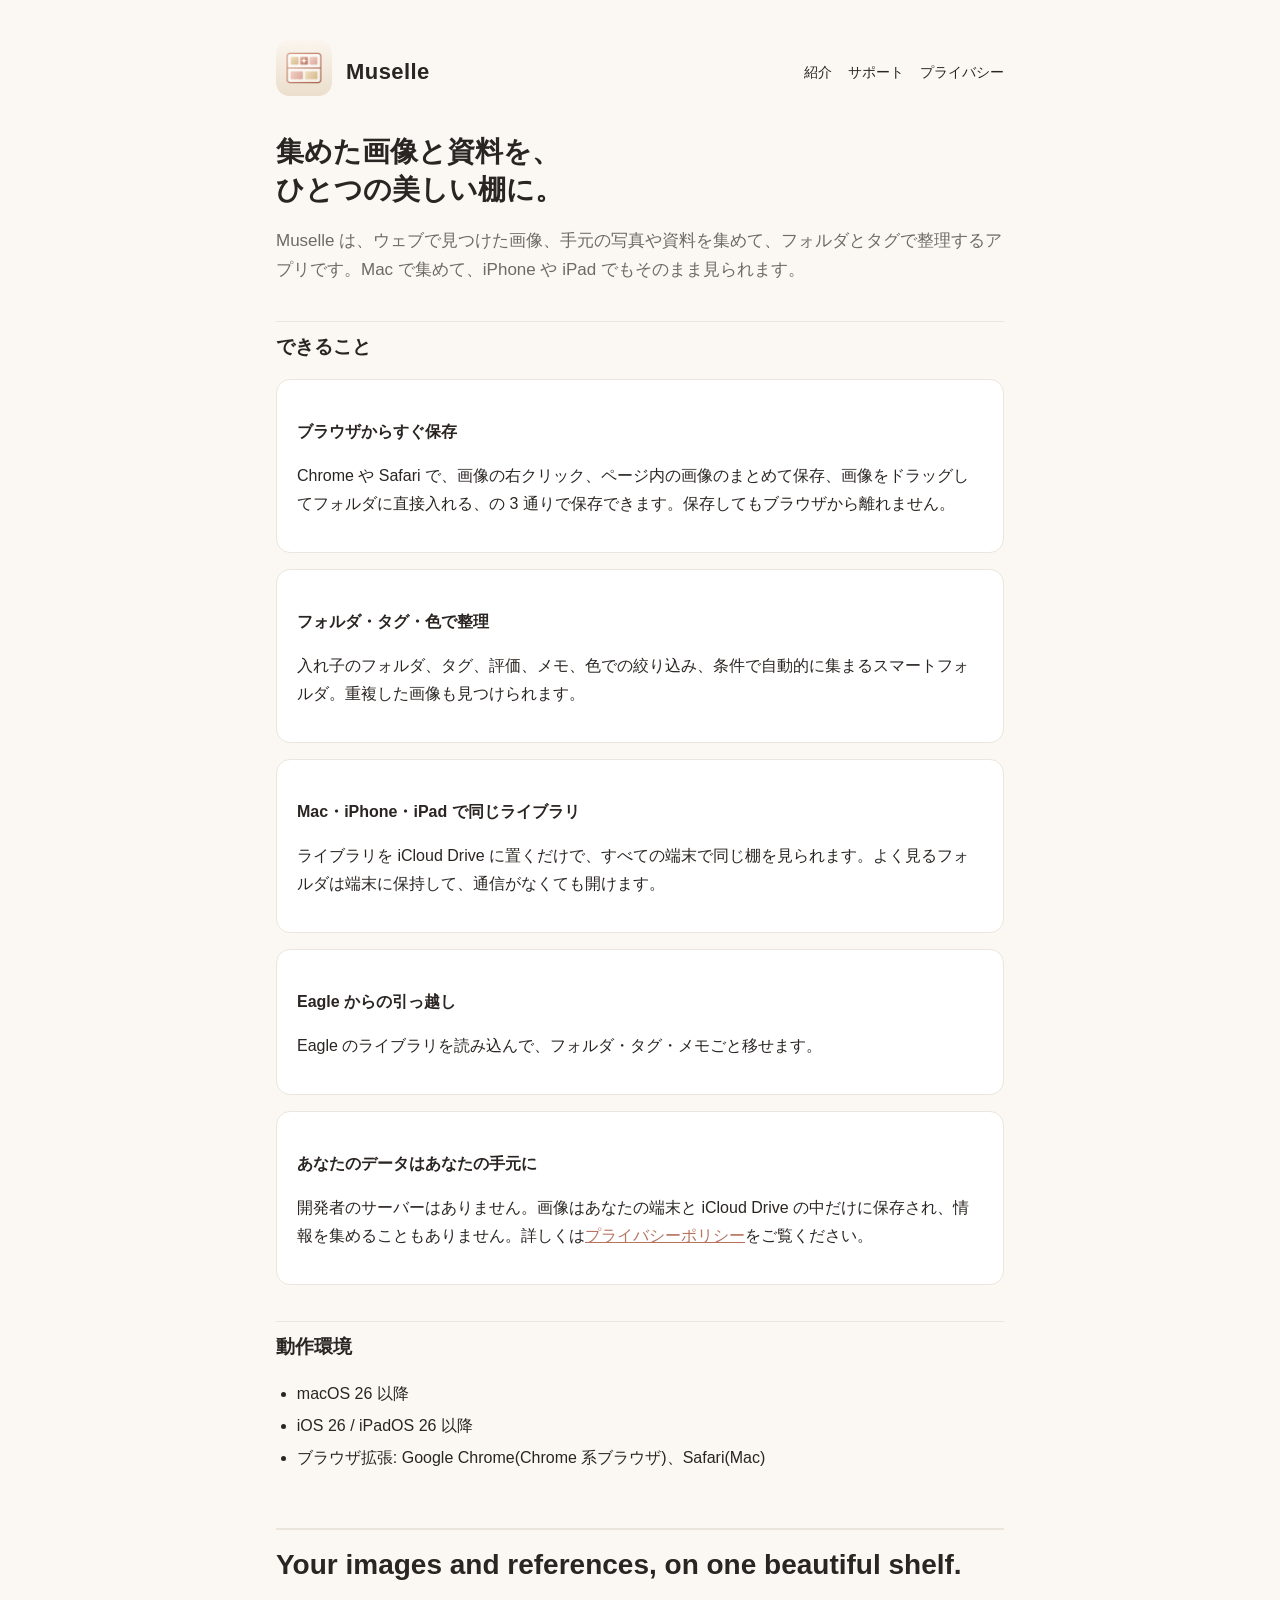
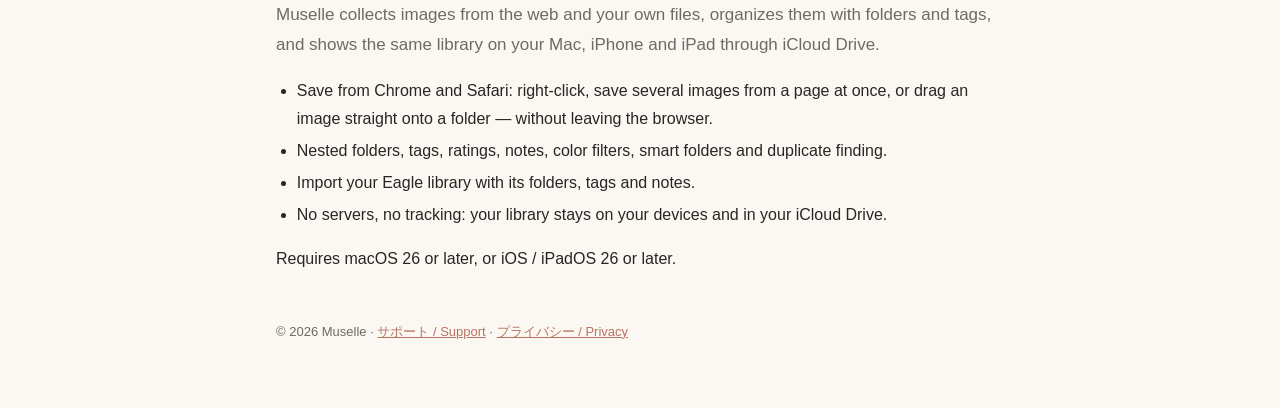
<file: index.html>
<!doctype html>
<html lang="ja">
<head>
<meta charset="utf-8">
<meta name="viewport" content="width=device-width, initial-scale=1">
<title>Muselle — 画像と資料のための、あなただけの棚</title>
<meta name="description" content="Muselle は、ウェブや手元の画像・資料を集めて、フォルダとタグで整理し、Mac・iPhone・iPad で見られるアプリです。">
<link rel="icon" href="icon.png">
<link rel="stylesheet" href="style.css">
</head>
<body>
<main>
  <header class="site">
    <a href="index.html"><img src="icon.png" alt=""></a>
    <a href="index.html" class="name">Muselle</a>
    <nav><a href="index.html">紹介</a><a href="support.html">サポート</a><a href="privacy.html">プライバシー</a></nav>
  </header>

  <h1>集めた画像と資料を、<br>ひとつの美しい棚に。</h1>
  <p class="lead">Muselle は、ウェブで見つけた画像、手元の写真や資料を集めて、フォルダとタグで整理するアプリです。Mac で集めて、iPhone や iPad でもそのまま見られます。</p>

  <h2>できること</h2>
  <div class="card">
    <h3>ブラウザからすぐ保存</h3>
    <p>Chrome や Safari で、画像の右クリック、ページ内の画像のまとめて保存、画像をドラッグしてフォルダに直接入れる、の 3 通りで保存できます。保存してもブラウザから離れません。</p>
  </div>
  <div class="card">
    <h3>フォルダ・タグ・色で整理</h3>
    <p>入れ子のフォルダ、タグ、評価、メモ、色での絞り込み、条件で自動的に集まるスマートフォルダ。重複した画像も見つけられます。</p>
  </div>
  <div class="card">
    <h3>Mac・iPhone・iPad で同じライブラリ</h3>
    <p>ライブラリを iCloud Drive に置くだけで、すべての端末で同じ棚を見られます。よく見るフォルダは端末に保持して、通信がなくても開けます。</p>
  </div>
  <div class="card">
    <h3>Eagle からの引っ越し</h3>
    <p>Eagle のライブラリを読み込んで、フォルダ・タグ・メモごと移せます。</p>
  </div>
  <div class="card">
    <h3>あなたのデータはあなたの手元に</h3>
    <p>開発者のサーバーはありません。画像はあなたの端末と iCloud Drive の中だけに保存され、情報を集めることもありません。詳しくは<a href="privacy.html">プライバシーポリシー</a>をご覧ください。</p>
  </div>

  <h2>動作環境</h2>
  <ul>
    <li>macOS 26 以降</li>
    <li>iOS 26 / iPadOS 26 以降</li>
    <li>ブラウザ拡張: Google Chrome(Chrome 系ブラウザ)、Safari(Mac)</li>
  </ul>

  <section class="lang" lang="en">
    <h1>Your images and references, on one beautiful shelf.</h1>
    <p class="lead">Muselle collects images from the web and your own files, organizes them with folders and tags, and shows the same library on your Mac, iPhone and iPad through iCloud Drive.</p>
    <ul>
      <li>Save from Chrome and Safari: right-click, save several images from a page at once, or drag an image straight onto a folder — without leaving the browser.</li>
      <li>Nested folders, tags, ratings, notes, color filters, smart folders and duplicate finding.</li>
      <li>Import your Eagle library with its folders, tags and notes.</li>
      <li>No servers, no tracking: your library stays on your devices and in your iCloud Drive.</li>
    </ul>
    <p>Requires macOS 26 or later, or iOS / iPadOS 26 or later.</p>
  </section>

  <footer>© 2026 Muselle · <a href="support.html">サポート / Support</a> · <a href="privacy.html">プライバシー / Privacy</a></footer>
</main>
</body>
</html>
</file>
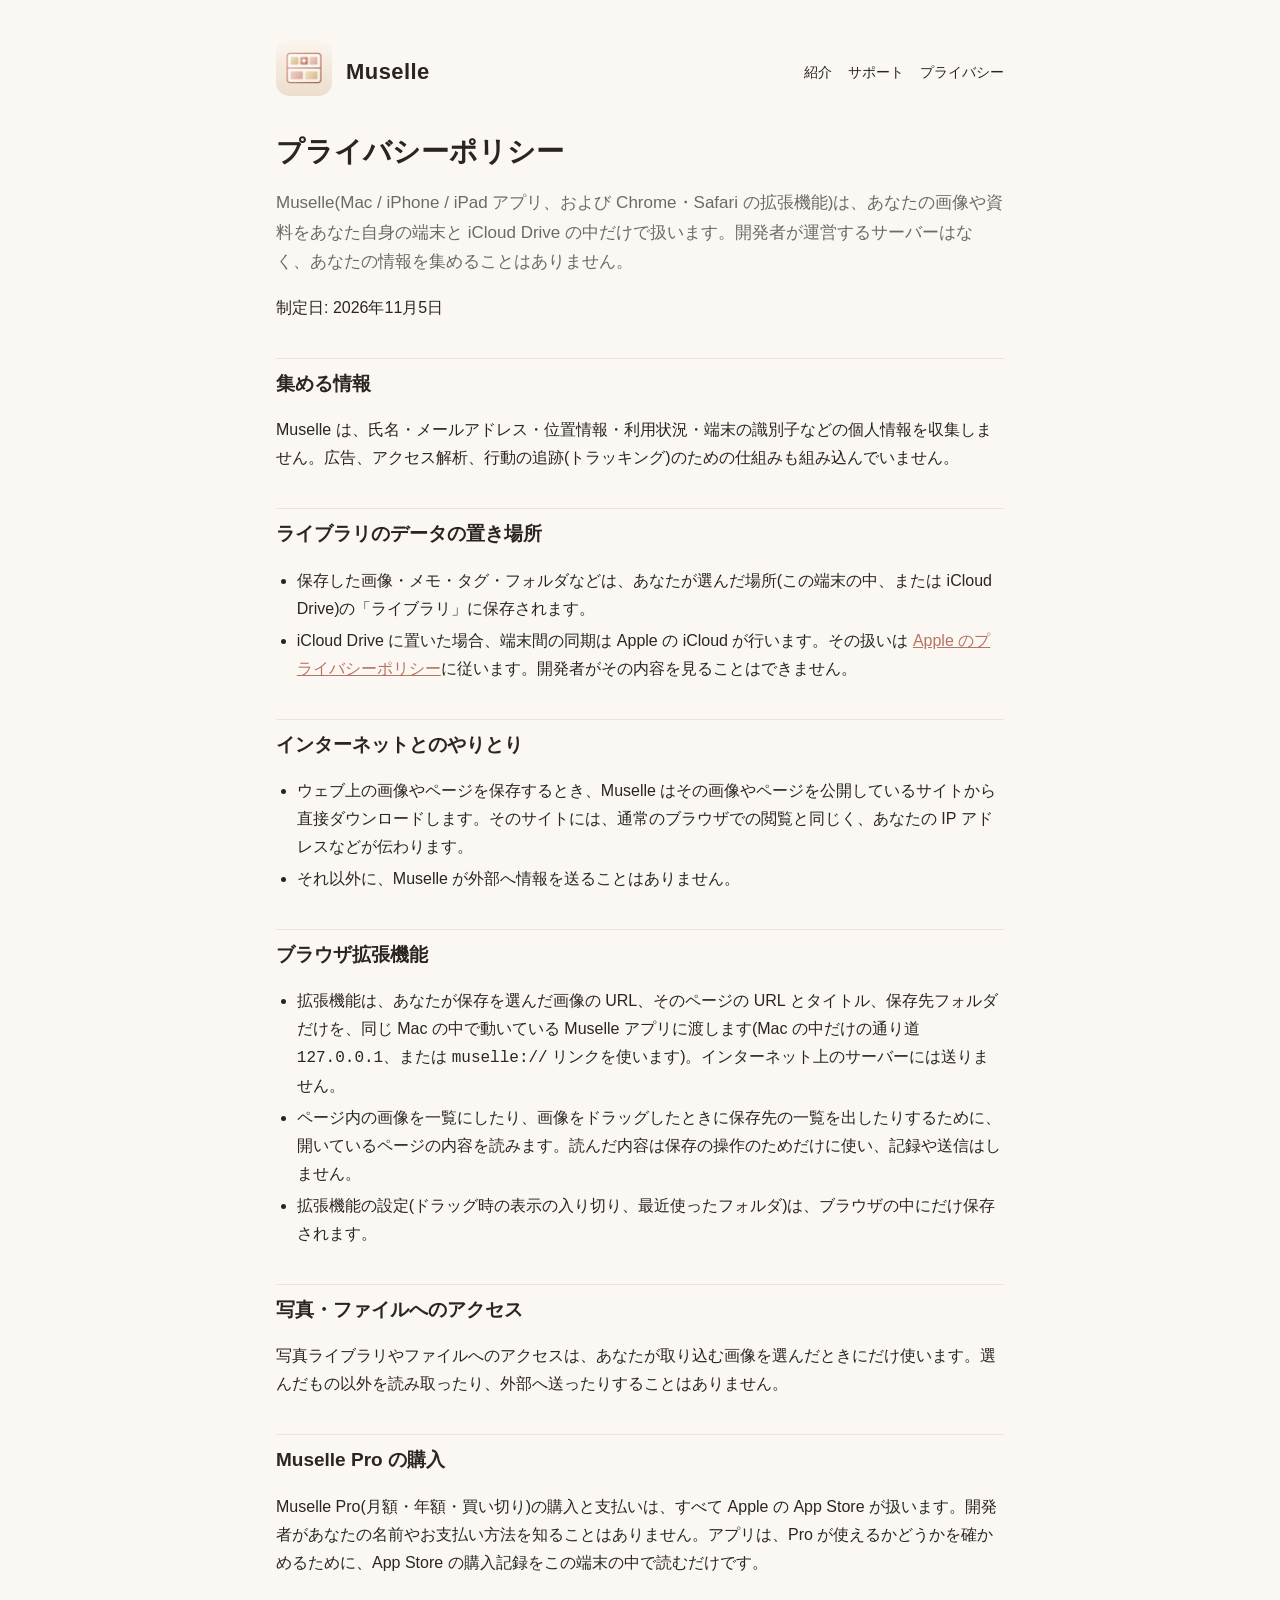
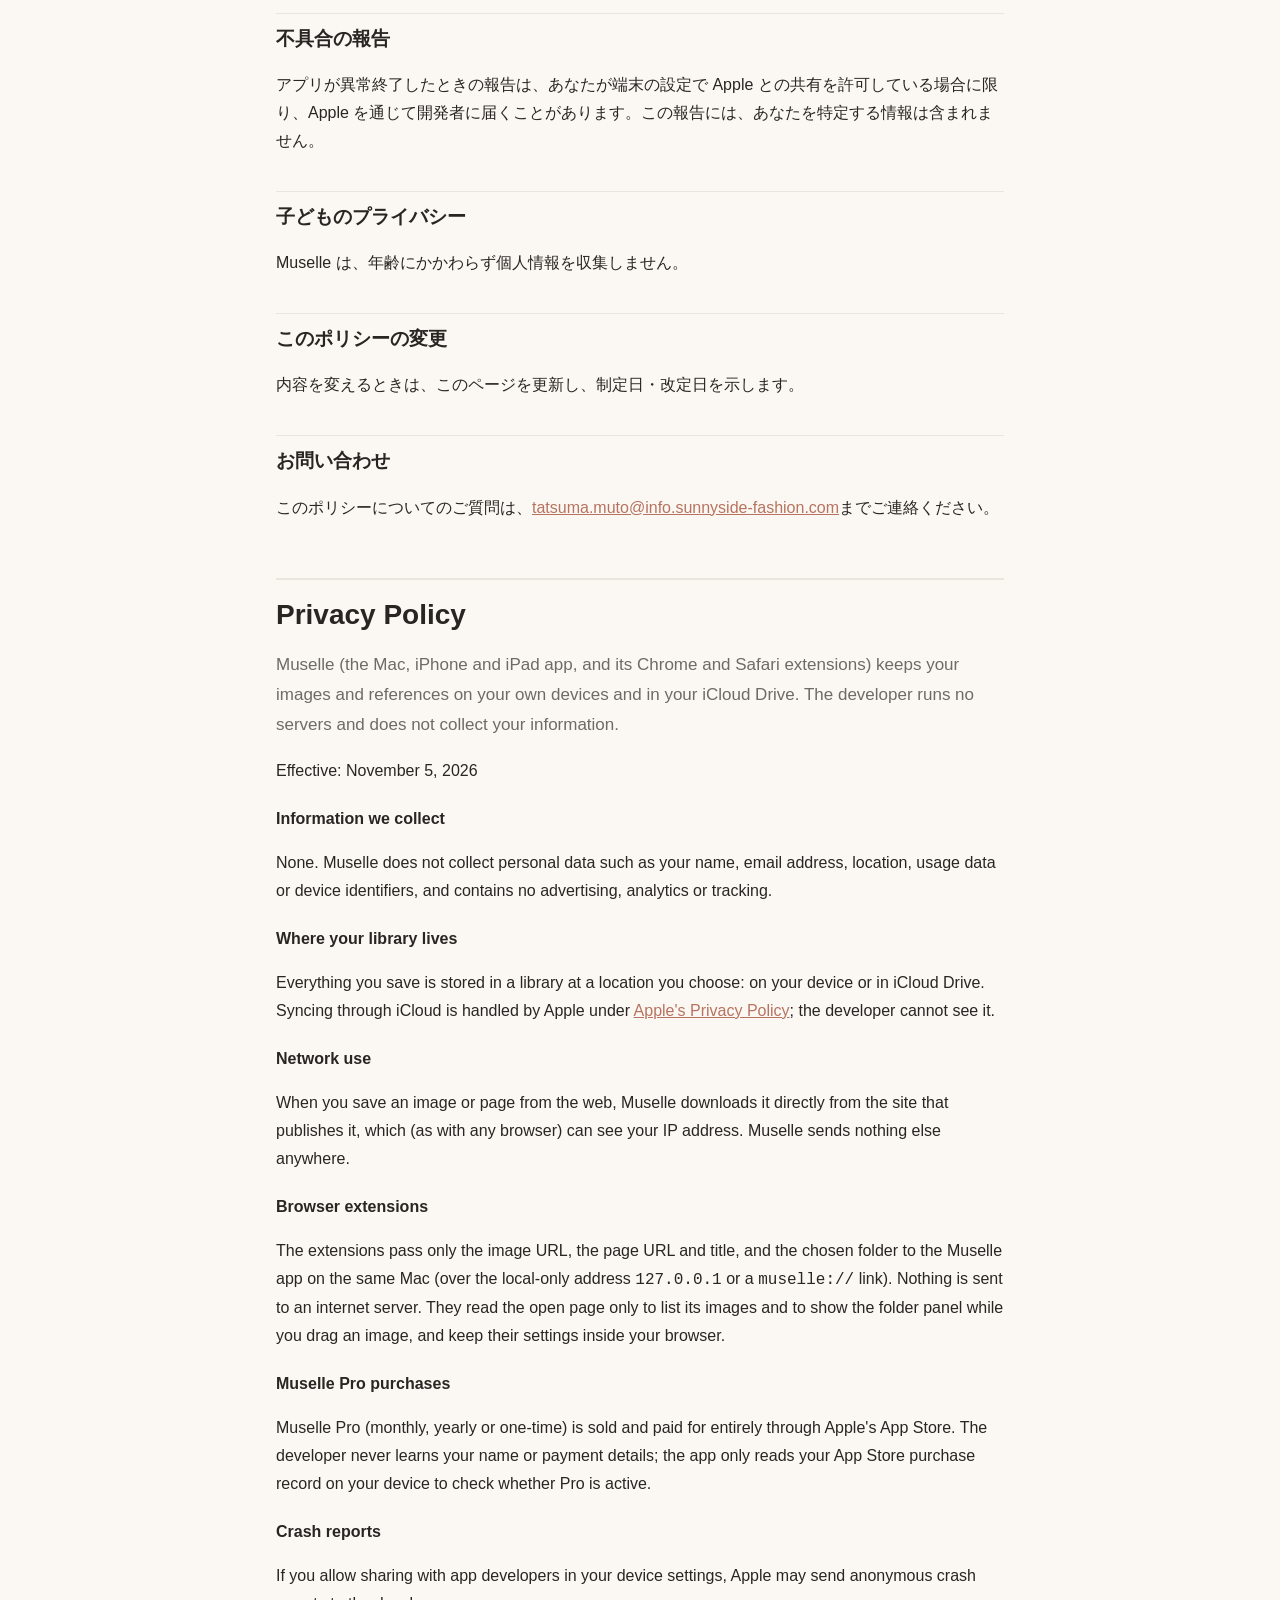
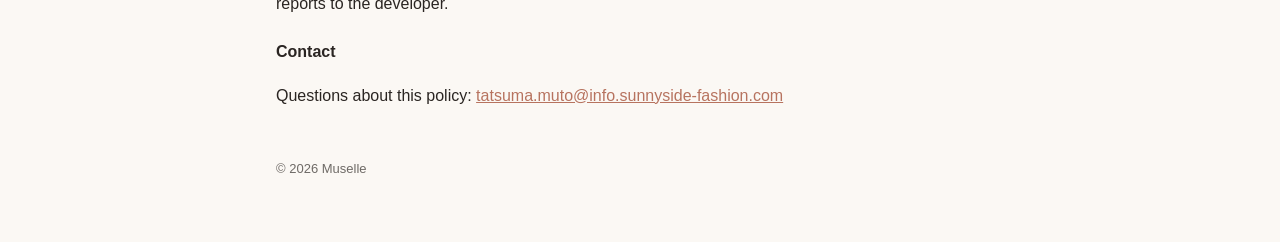
<file: privacy.html>
<!doctype html>
<html lang="ja">
<head>
<meta charset="utf-8">
<meta name="viewport" content="width=device-width, initial-scale=1">
<title>プライバシーポリシー — Muselle</title>
<link rel="icon" href="icon.png">
<link rel="stylesheet" href="style.css">
</head>
<body>
<main>
  <header class="site">
    <a href="index.html"><img src="icon.png" alt=""></a>
    <a href="index.html" class="name">Muselle</a>
    <nav><a href="index.html">紹介</a><a href="support.html">サポート</a><a href="privacy.html">プライバシー</a></nav>
  </header>

  <h1>プライバシーポリシー</h1>
  <p class="lead">Muselle(Mac / iPhone / iPad アプリ、および Chrome・Safari の拡張機能)は、あなたの画像や資料をあなた自身の端末と iCloud Drive の中だけで扱います。開発者が運営するサーバーはなく、あなたの情報を集めることはありません。</p>
  <p>制定日: 2026年11月5日</p>

  <h2>集める情報</h2>
  <p>Muselle は、氏名・メールアドレス・位置情報・利用状況・端末の識別子などの個人情報を収集しません。広告、アクセス解析、行動の追跡(トラッキング)のための仕組みも組み込んでいません。</p>

  <h2>ライブラリのデータの置き場所</h2>
  <ul>
    <li>保存した画像・メモ・タグ・フォルダなどは、あなたが選んだ場所(この端末の中、または iCloud Drive)の「ライブラリ」に保存されます。</li>
    <li>iCloud Drive に置いた場合、端末間の同期は Apple の iCloud が行います。その扱いは <a href="https://www.apple.com/legal/privacy/">Apple のプライバシーポリシー</a>に従います。開発者がその内容を見ることはできません。</li>
  </ul>

  <h2>インターネットとのやりとり</h2>
  <ul>
    <li>ウェブ上の画像やページを保存するとき、Muselle はその画像やページを公開しているサイトから直接ダウンロードします。そのサイトには、通常のブラウザでの閲覧と同じく、あなたの IP アドレスなどが伝わります。</li>
    <li>それ以外に、Muselle が外部へ情報を送ることはありません。</li>
  </ul>

  <h2>ブラウザ拡張機能</h2>
  <ul>
    <li>拡張機能は、あなたが保存を選んだ画像の URL、そのページの URL とタイトル、保存先フォルダだけを、同じ Mac の中で動いている Muselle アプリに渡します(Mac の中だけの通り道 <code>127.0.0.1</code>、または <code>muselle://</code> リンクを使います)。インターネット上のサーバーには送りません。</li>
    <li>ページ内の画像を一覧にしたり、画像をドラッグしたときに保存先の一覧を出したりするために、開いているページの内容を読みます。読んだ内容は保存の操作のためだけに使い、記録や送信はしません。</li>
    <li>拡張機能の設定(ドラッグ時の表示の入り切り、最近使ったフォルダ)は、ブラウザの中にだけ保存されます。</li>
  </ul>

  <h2>写真・ファイルへのアクセス</h2>
  <p>写真ライブラリやファイルへのアクセスは、あなたが取り込む画像を選んだときにだけ使います。選んだもの以外を読み取ったり、外部へ送ったりすることはありません。</p>

  <h2>Muselle Pro の購入</h2>
  <p>Muselle Pro(月額・年額・買い切り)の購入と支払いは、すべて Apple の App Store が扱います。開発者があなたの名前やお支払い方法を知ることはありません。アプリは、Pro が使えるかどうかを確かめるために、App Store の購入記録をこの端末の中で読むだけです。</p>

  <h2>不具合の報告</h2>
  <p>アプリが異常終了したときの報告は、あなたが端末の設定で Apple との共有を許可している場合に限り、Apple を通じて開発者に届くことがあります。この報告には、あなたを特定する情報は含まれません。</p>

  <h2>子どものプライバシー</h2>
  <p>Muselle は、年齢にかかわらず個人情報を収集しません。</p>

  <h2>このポリシーの変更</h2>
  <p>内容を変えるときは、このページを更新し、制定日・改定日を示します。</p>

  <h2>お問い合わせ</h2>
  <p>このポリシーについてのご質問は、<a href="mailto:tatsuma.muto@info.sunnyside-fashion.com">tatsuma.muto@info.sunnyside-fashion.com</a>までご連絡ください。</p>

  <section class="lang" lang="en">
    <h1>Privacy Policy</h1>
    <p class="lead">Muselle (the Mac, iPhone and iPad app, and its Chrome and Safari extensions) keeps your images and references on your own devices and in your iCloud Drive. The developer runs no servers and does not collect your information.</p>
    <p>Effective: November 5, 2026</p>
    <h3>Information we collect</h3>
    <p>None. Muselle does not collect personal data such as your name, email address, location, usage data or device identifiers, and contains no advertising, analytics or tracking.</p>
    <h3>Where your library lives</h3>
    <p>Everything you save is stored in a library at a location you choose: on your device or in iCloud Drive. Syncing through iCloud is handled by Apple under <a href="https://www.apple.com/legal/privacy/">Apple's Privacy Policy</a>; the developer cannot see it.</p>
    <h3>Network use</h3>
    <p>When you save an image or page from the web, Muselle downloads it directly from the site that publishes it, which (as with any browser) can see your IP address. Muselle sends nothing else anywhere.</p>
    <h3>Browser extensions</h3>
    <p>The extensions pass only the image URL, the page URL and title, and the chosen folder to the Muselle app on the same Mac (over the local-only address <code>127.0.0.1</code> or a <code>muselle://</code> link). Nothing is sent to an internet server. They read the open page only to list its images and to show the folder panel while you drag an image, and keep their settings inside your browser.</p>
    <h3>Muselle Pro purchases</h3>
    <p>Muselle Pro (monthly, yearly or one-time) is sold and paid for entirely through Apple's App Store. The developer never learns your name or payment details; the app only reads your App Store purchase record on your device to check whether Pro is active.</p>
    <h3>Crash reports</h3>
    <p>If you allow sharing with app developers in your device settings, Apple may send anonymous crash reports to the developer.</p>
    <h3>Contact</h3>
    <p>Questions about this policy: <a href="mailto:tatsuma.muto@info.sunnyside-fashion.com">tatsuma.muto@info.sunnyside-fashion.com</a></p>
  </section>

  <footer>© 2026 Muselle</footer>
</main>
</body>
</html>
</file>
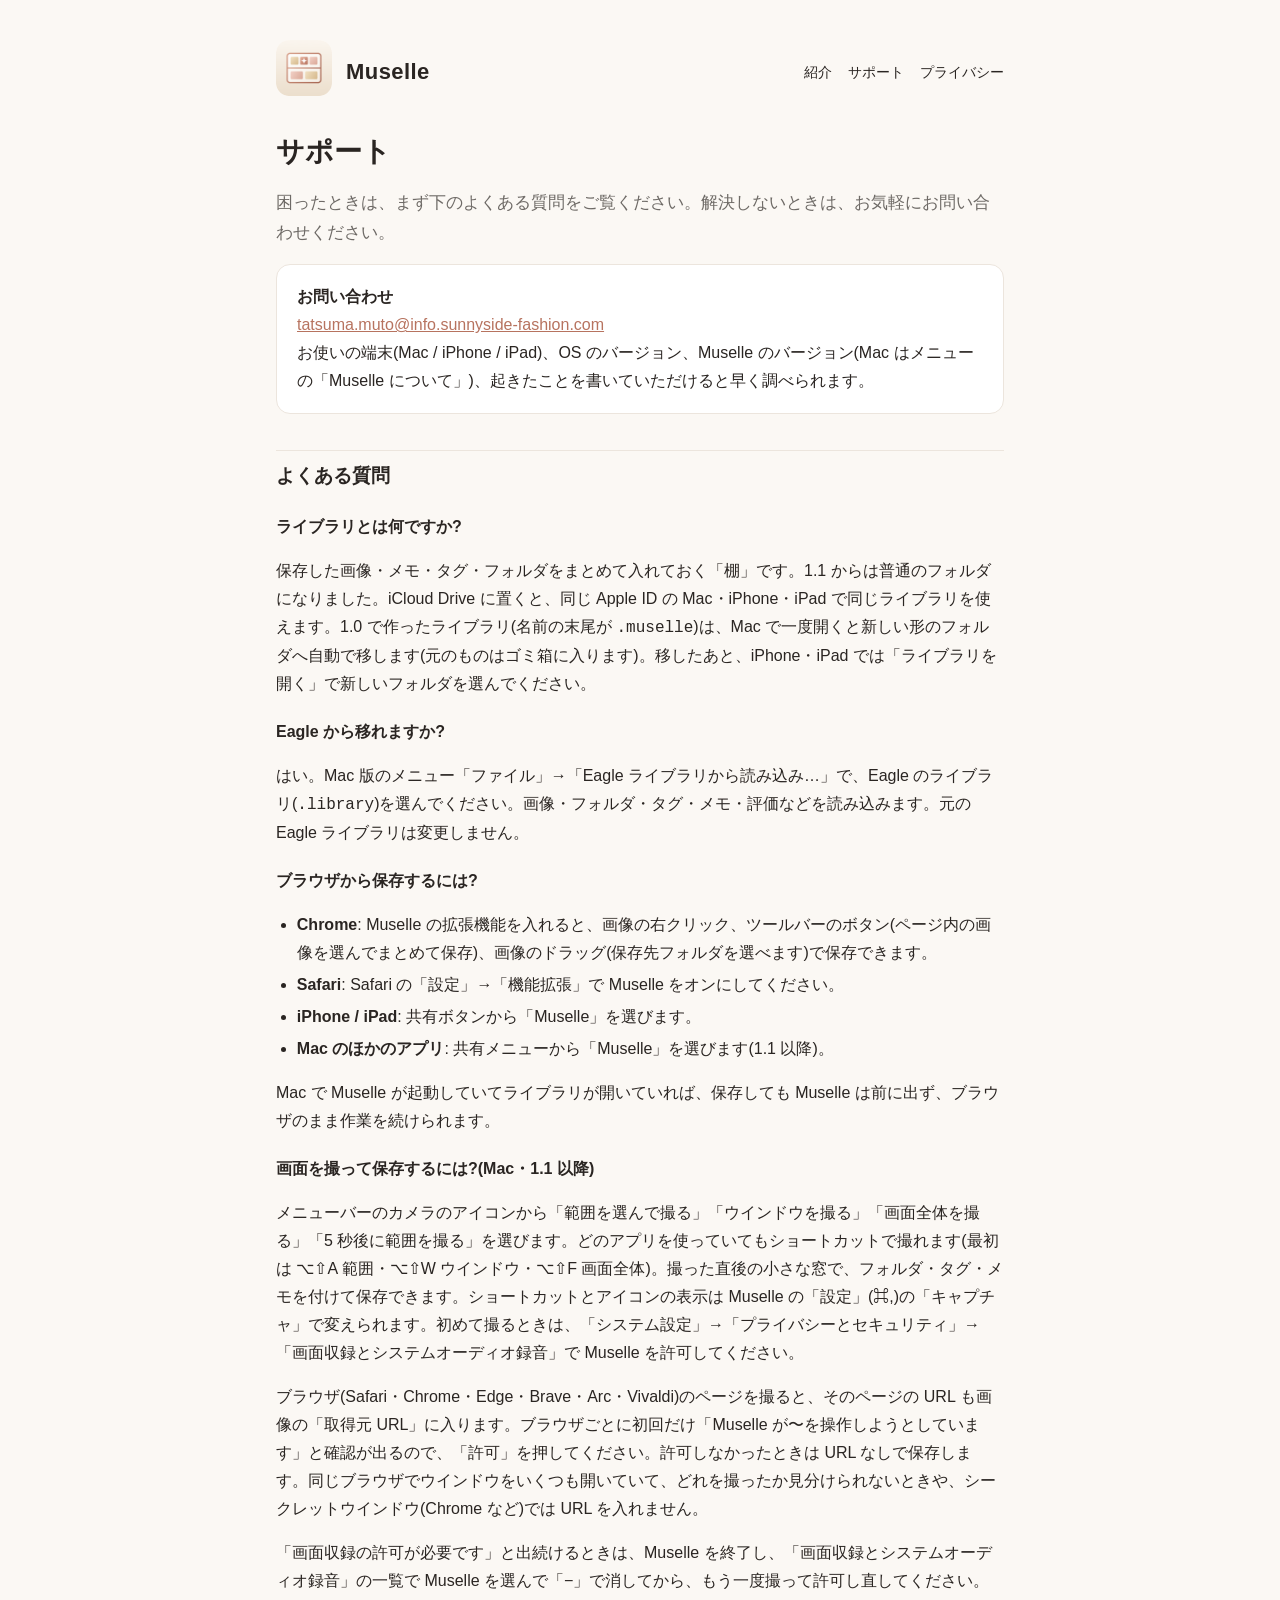
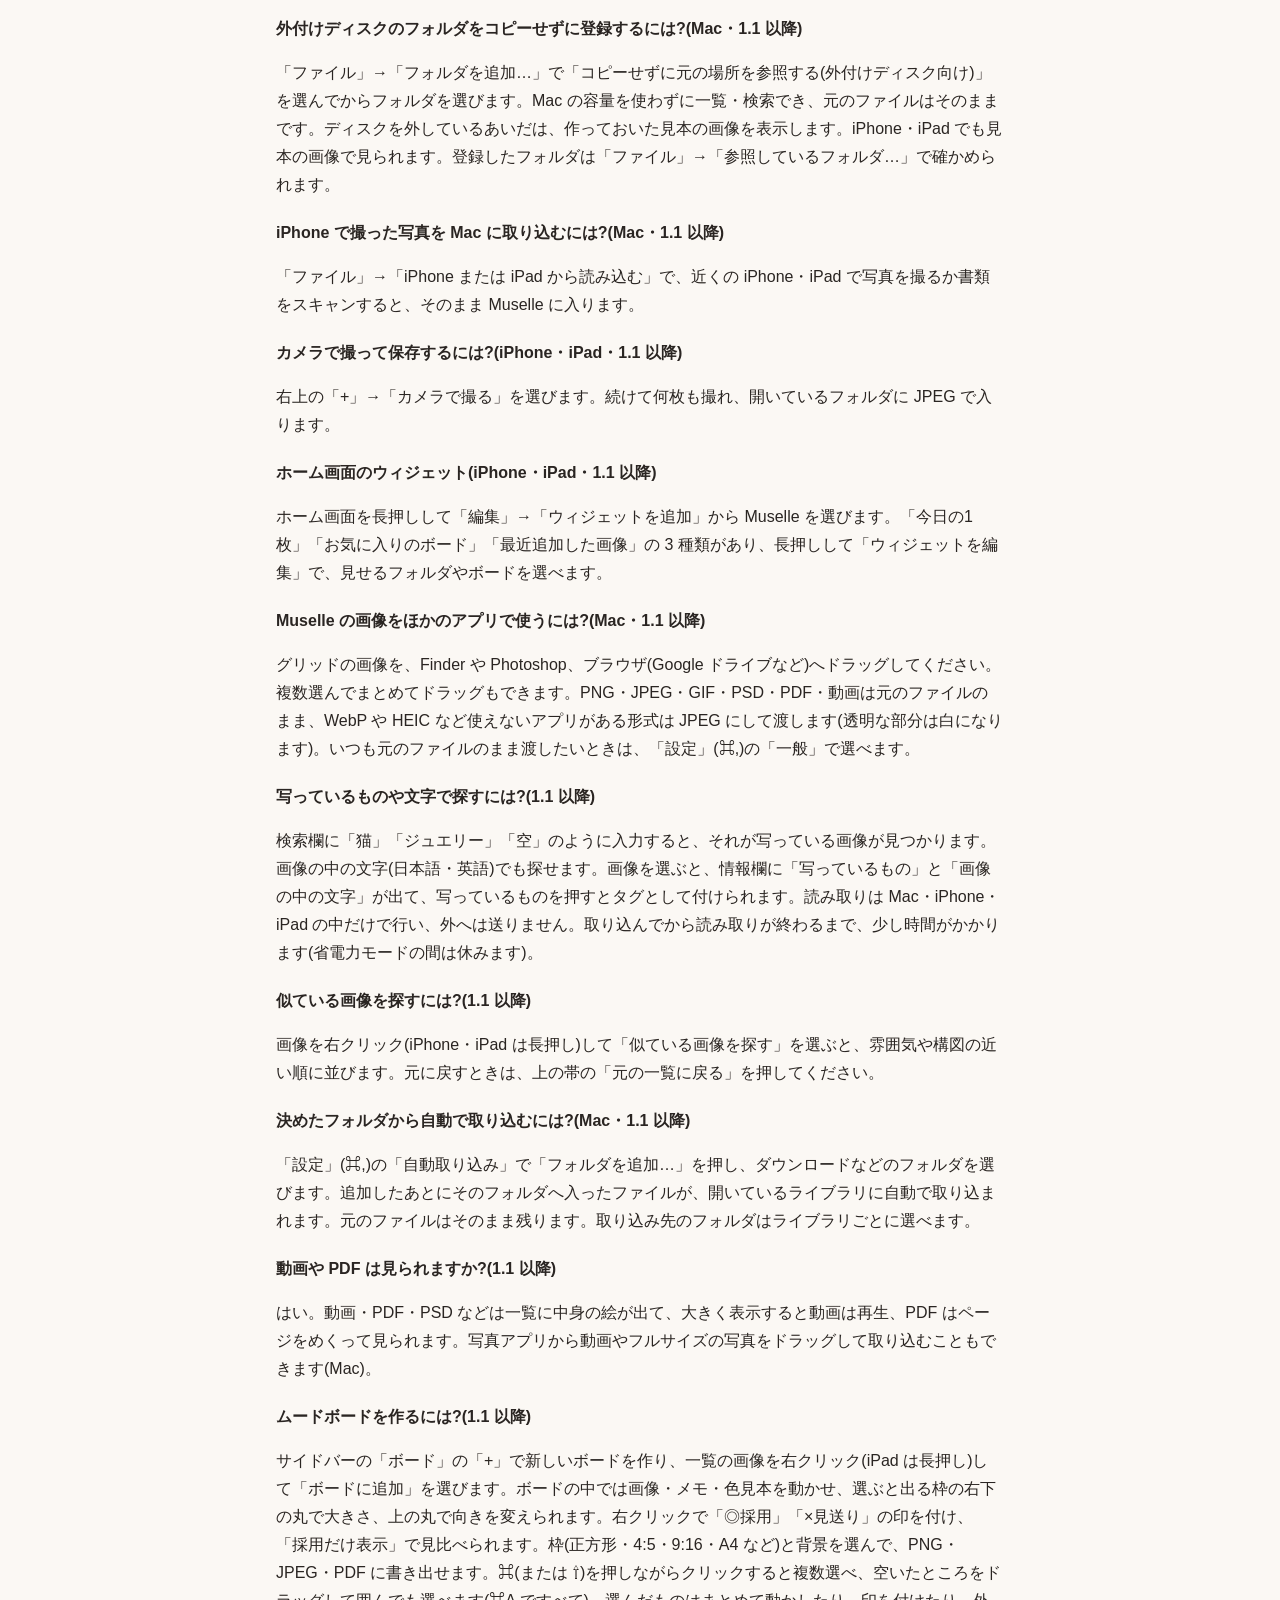
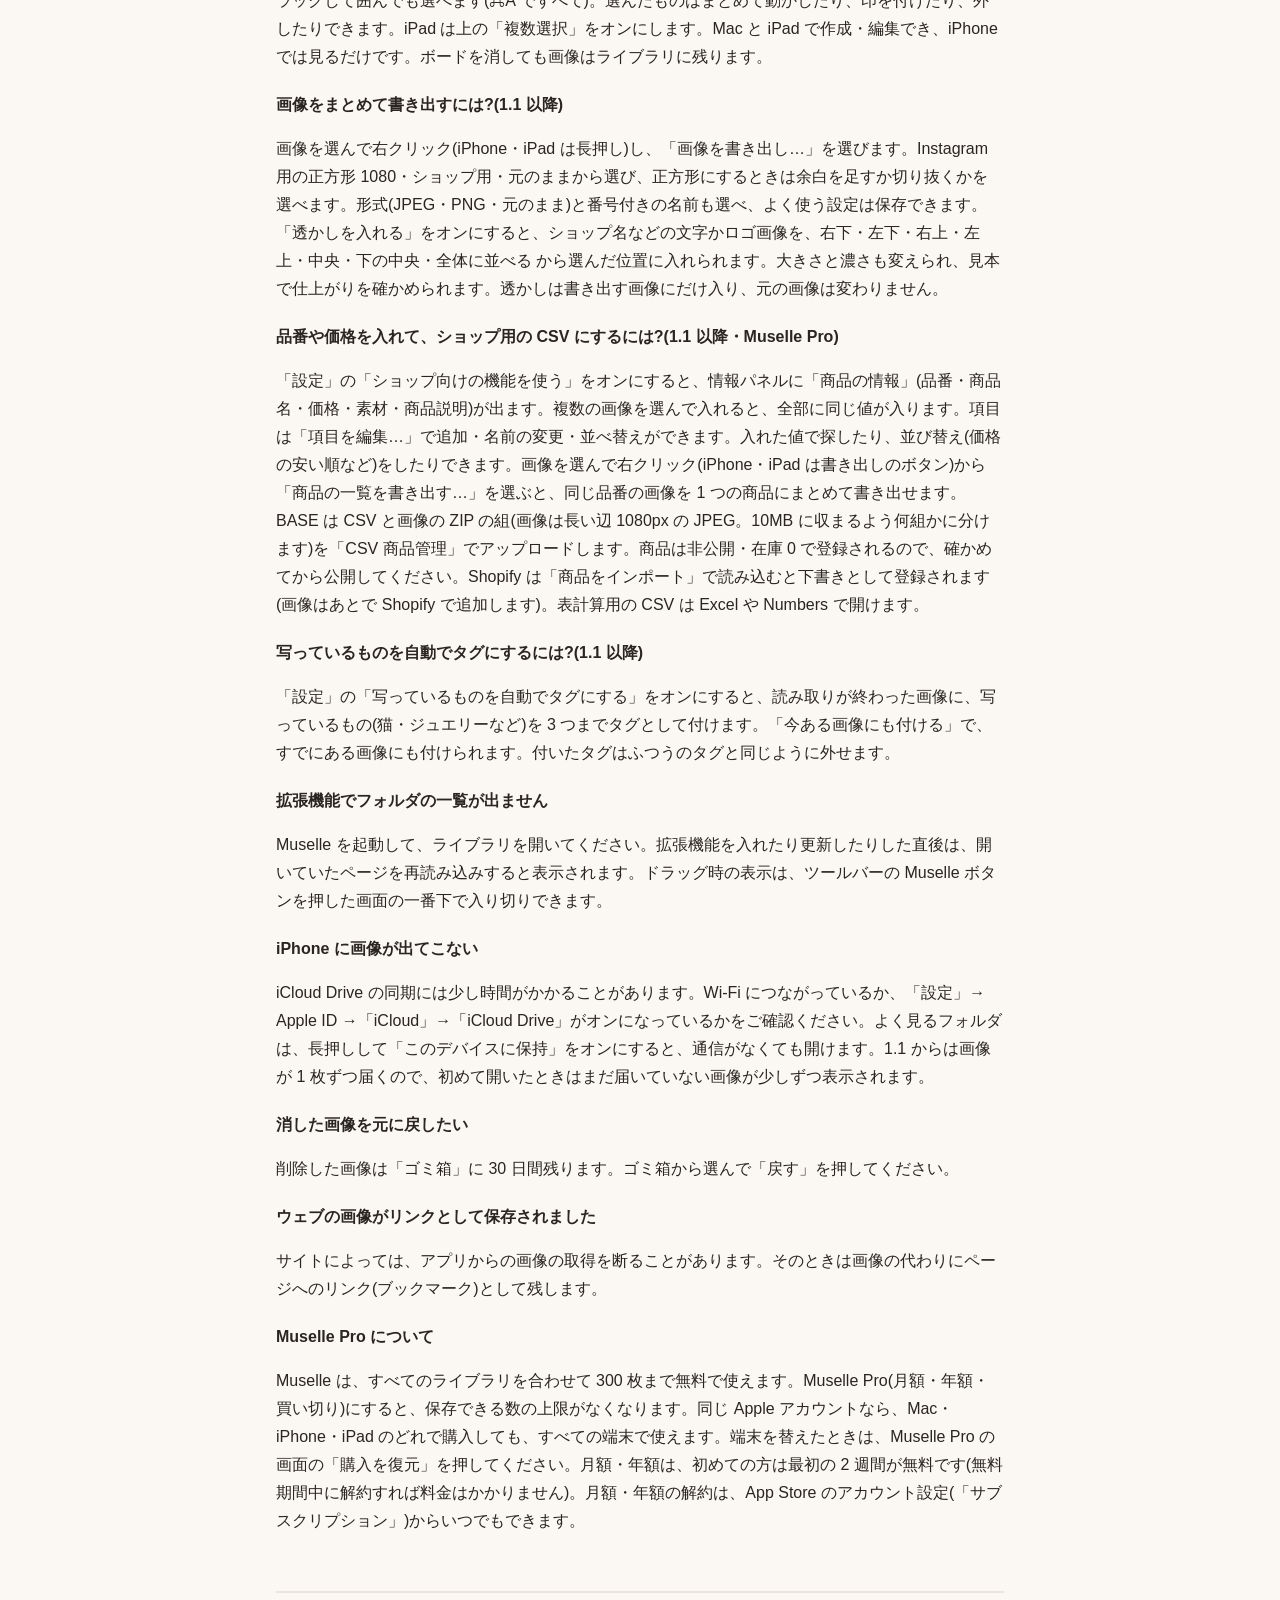
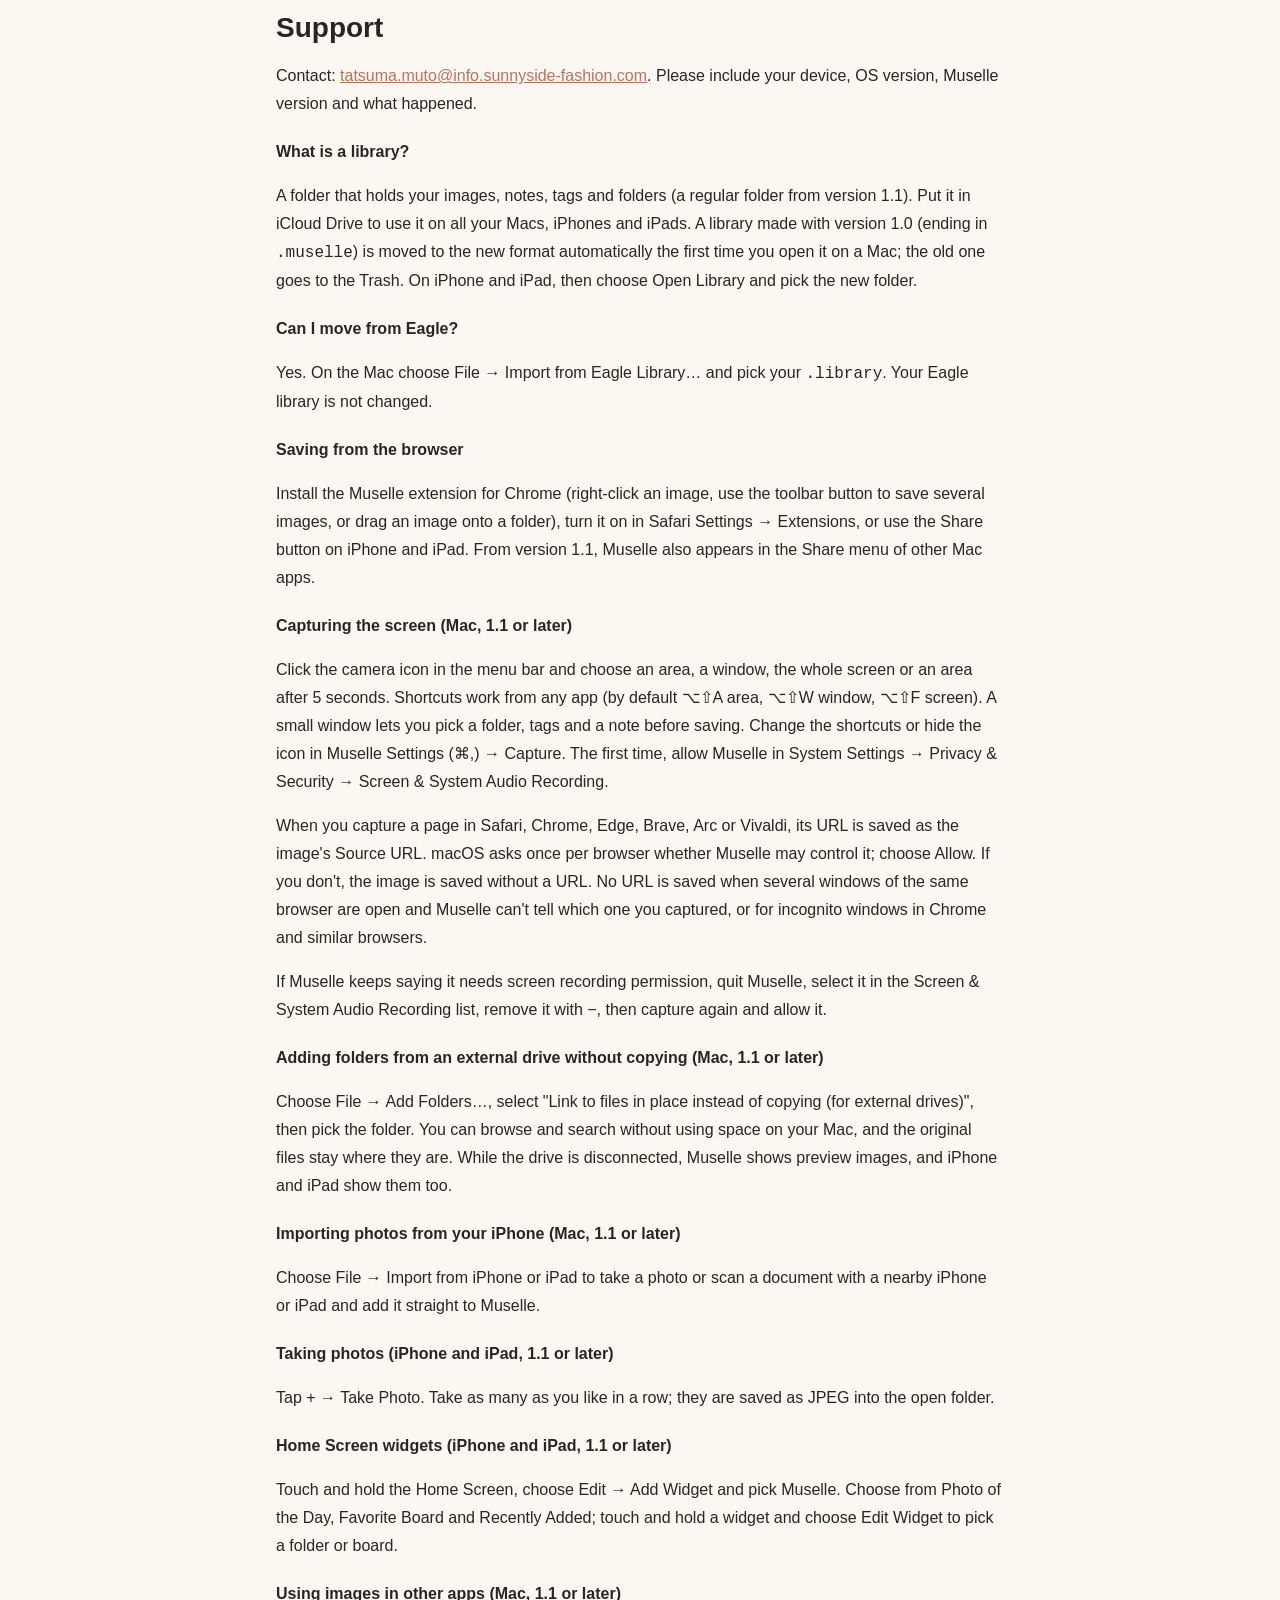
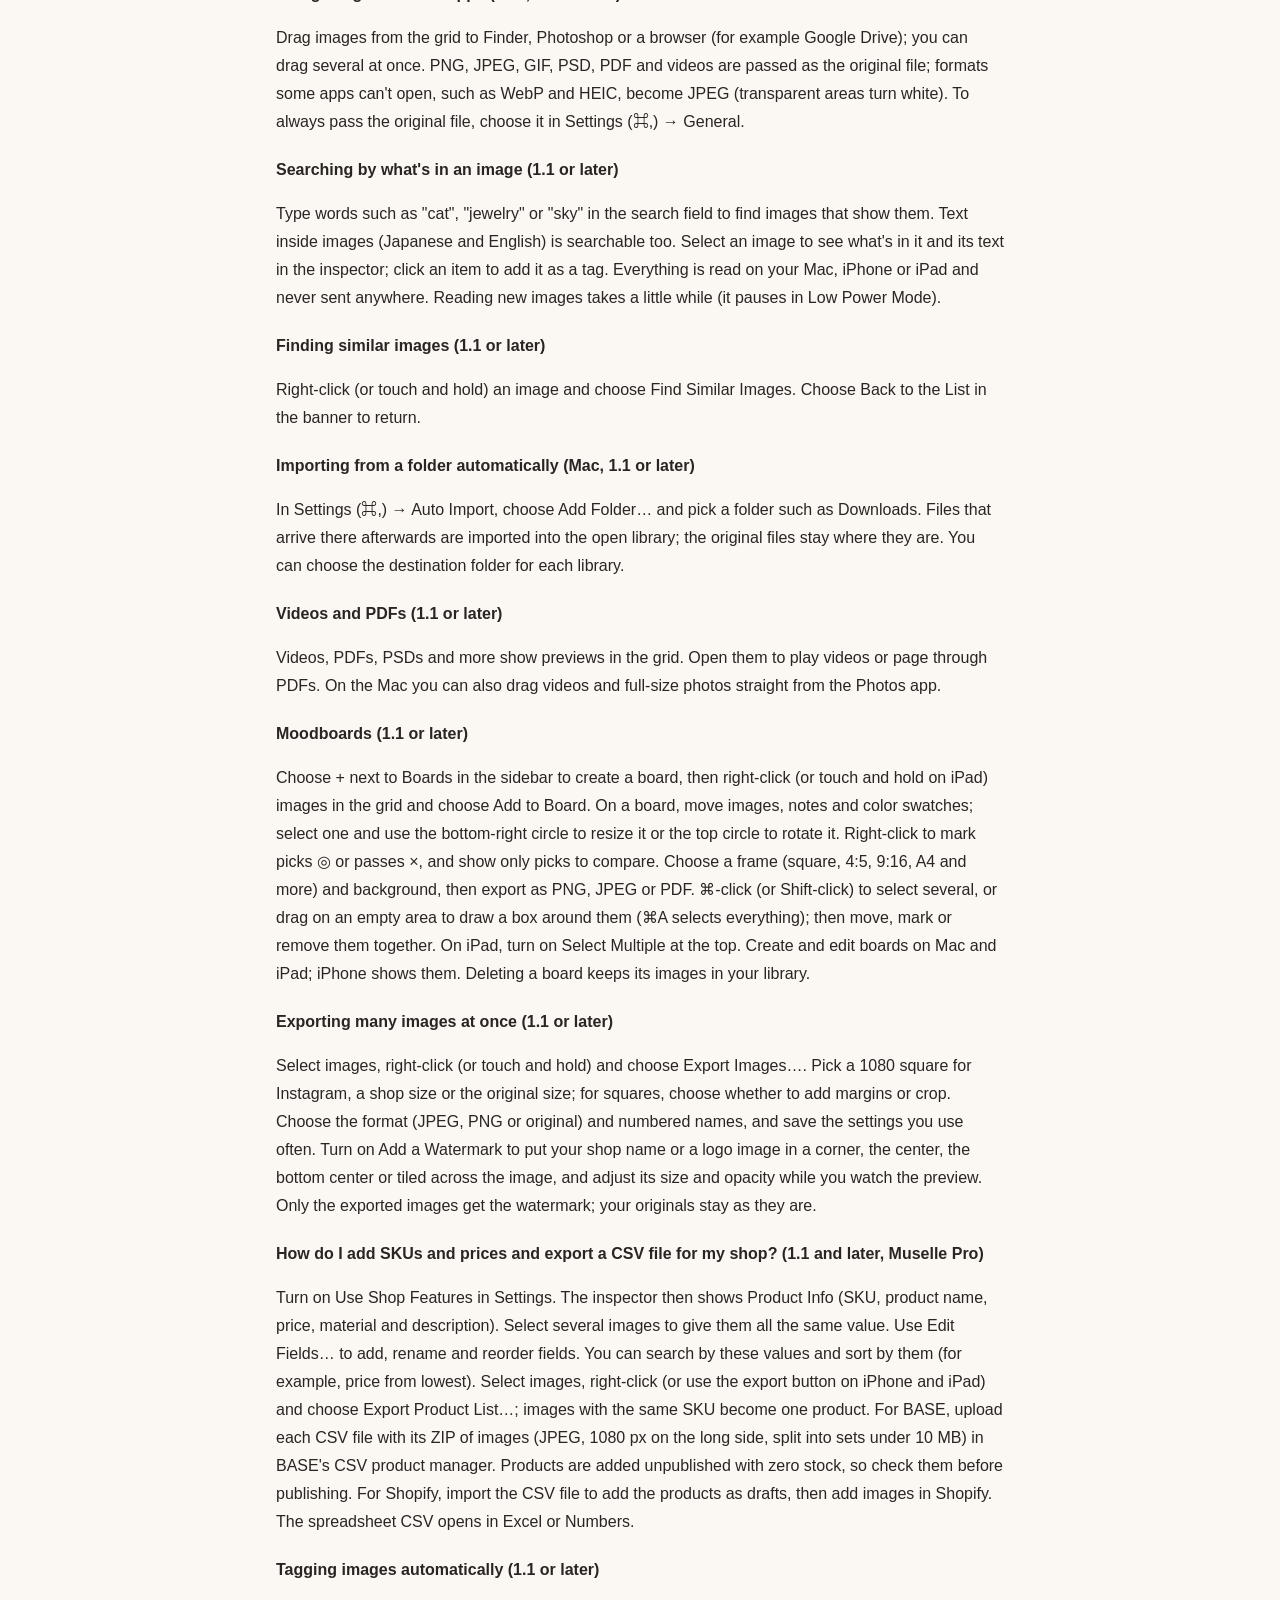
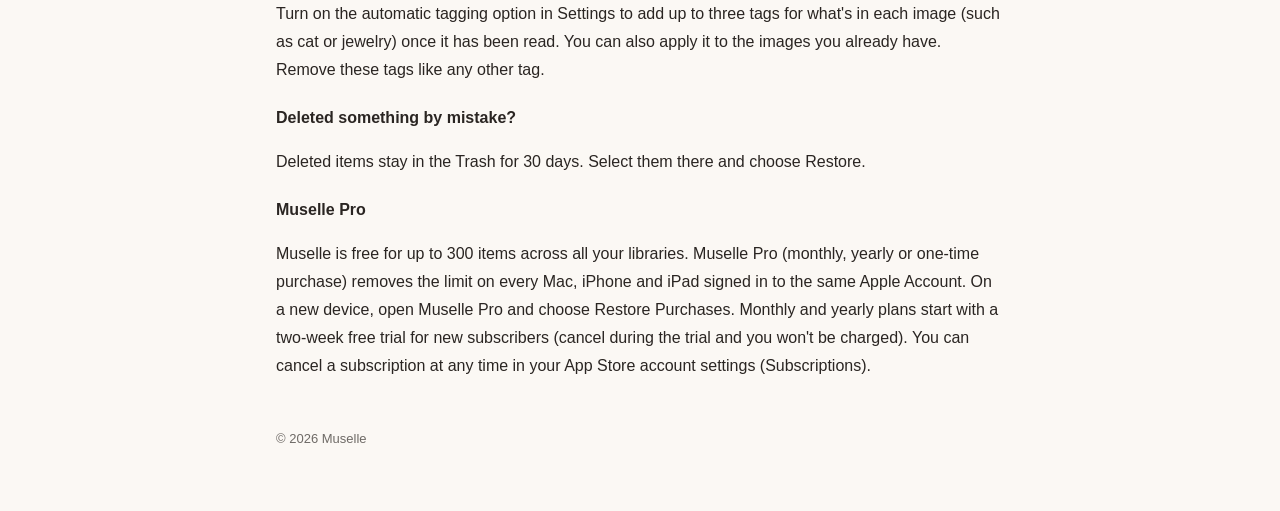
<file: support.html>
<!doctype html>
<html lang="ja">
<head>
<meta charset="utf-8">
<meta name="viewport" content="width=device-width, initial-scale=1">
<title>サポート — Muselle</title>
<link rel="icon" href="icon.png">
<link rel="stylesheet" href="style.css">
</head>
<body>
<main>
  <header class="site">
    <a href="index.html"><img src="icon.png" alt=""></a>
    <a href="index.html" class="name">Muselle</a>
    <nav><a href="index.html">紹介</a><a href="support.html">サポート</a><a href="privacy.html">プライバシー</a></nav>
  </header>

  <h1>サポート</h1>
  <p class="lead">困ったときは、まず下のよくある質問をご覧ください。解決しないときは、お気軽にお問い合わせください。</p>

  <div class="card">
    <strong>お問い合わせ</strong><br>
    <a href="mailto:tatsuma.muto@info.sunnyside-fashion.com">tatsuma.muto@info.sunnyside-fashion.com</a><br>
    お使いの端末(Mac / iPhone / iPad)、OS のバージョン、Muselle のバージョン(Mac はメニューの「Muselle について」)、起きたことを書いていただけると早く調べられます。
  </div>

  <h2>よくある質問</h2>

  <h3>ライブラリとは何ですか?</h3>
  <p>保存した画像・メモ・タグ・フォルダをまとめて入れておく「棚」です。1.1 からは普通のフォルダになりました。iCloud Drive に置くと、同じ Apple ID の Mac・iPhone・iPad で同じライブラリを使えます。1.0 で作ったライブラリ(名前の末尾が <code>.muselle</code>)は、Mac で一度開くと新しい形のフォルダへ自動で移します(元のものはゴミ箱に入ります)。移したあと、iPhone・iPad では「ライブラリを開く」で新しいフォルダを選んでください。</p>

  <h3>Eagle から移れますか?</h3>
  <p>はい。Mac 版のメニュー「ファイル」→「Eagle ライブラリから読み込み…」で、Eagle のライブラリ(<code>.library</code>)を選んでください。画像・フォルダ・タグ・メモ・評価などを読み込みます。元の Eagle ライブラリは変更しません。</p>

  <h3>ブラウザから保存するには?</h3>
  <ul>
    <li><strong>Chrome</strong>: Muselle の拡張機能を入れると、画像の右クリック、ツールバーのボタン(ページ内の画像を選んでまとめて保存)、画像のドラッグ(保存先フォルダを選べます)で保存できます。</li>
    <li><strong>Safari</strong>: Safari の「設定」→「機能拡張」で Muselle をオンにしてください。</li>
    <li><strong>iPhone / iPad</strong>: 共有ボタンから「Muselle」を選びます。</li>
    <li><strong>Mac のほかのアプリ</strong>: 共有メニューから「Muselle」を選びます(1.1 以降)。</li>
  </ul>
  <p>Mac で Muselle が起動していてライブラリが開いていれば、保存しても Muselle は前に出ず、ブラウザのまま作業を続けられます。</p>

  <h3>画面を撮って保存するには?(Mac・1.1 以降)</h3>
  <p>メニューバーのカメラのアイコンから「範囲を選んで撮る」「ウインドウを撮る」「画面全体を撮る」「5 秒後に範囲を撮る」を選びます。どのアプリを使っていてもショートカットで撮れます(最初は ⌥⇧A 範囲・⌥⇧W ウインドウ・⌥⇧F 画面全体)。撮った直後の小さな窓で、フォルダ・タグ・メモを付けて保存できます。ショートカットとアイコンの表示は Muselle の「設定」(⌘,)の「キャプチャ」で変えられます。初めて撮るときは、「システム設定」→「プライバシーとセキュリティ」→「画面収録とシステムオーディオ録音」で Muselle を許可してください。</p>
  <p>ブラウザ(Safari・Chrome・Edge・Brave・Arc・Vivaldi)のページを撮ると、そのページの URL も画像の「取得元 URL」に入ります。ブラウザごとに初回だけ「Muselle が〜を操作しようとしています」と確認が出るので、「許可」を押してください。許可しなかったときは URL なしで保存します。同じブラウザでウインドウをいくつも開いていて、どれを撮ったか見分けられないときや、シークレットウインドウ(Chrome など)では URL を入れません。</p>
  <p>「画面収録の許可が必要です」と出続けるときは、Muselle を終了し、「画面収録とシステムオーディオ録音」の一覧で Muselle を選んで「−」で消してから、もう一度撮って許可し直してください。</p>

  <h3>外付けディスクのフォルダをコピーせずに登録するには?(Mac・1.1 以降)</h3>
  <p>「ファイル」→「フォルダを追加…」で「コピーせずに元の場所を参照する(外付けディスク向け)」を選んでからフォルダを選びます。Mac の容量を使わずに一覧・検索でき、元のファイルはそのままです。ディスクを外しているあいだは、作っておいた見本の画像を表示します。iPhone・iPad でも見本の画像で見られます。登録したフォルダは「ファイル」→「参照しているフォルダ…」で確かめられます。</p>

  <h3>iPhone で撮った写真を Mac に取り込むには?(Mac・1.1 以降)</h3>
  <p>「ファイル」→「iPhone または iPad から読み込む」で、近くの iPhone・iPad で写真を撮るか書類をスキャンすると、そのまま Muselle に入ります。</p>

  <h3>カメラで撮って保存するには?(iPhone・iPad・1.1 以降)</h3>
  <p>右上の「+」→「カメラで撮る」を選びます。続けて何枚も撮れ、開いているフォルダに JPEG で入ります。</p>

  <h3>ホーム画面のウィジェット(iPhone・iPad・1.1 以降)</h3>
  <p>ホーム画面を長押しして「編集」→「ウィジェットを追加」から Muselle を選びます。「今日の1枚」「お気に入りのボード」「最近追加した画像」の 3 種類があり、長押しして「ウィジェットを編集」で、見せるフォルダやボードを選べます。</p>

  <h3>Muselle の画像をほかのアプリで使うには?(Mac・1.1 以降)</h3>
  <p>グリッドの画像を、Finder や Photoshop、ブラウザ(Google ドライブなど)へドラッグしてください。複数選んでまとめてドラッグもできます。PNG・JPEG・GIF・PSD・PDF・動画は元のファイルのまま、WebP や HEIC など使えないアプリがある形式は JPEG にして渡します(透明な部分は白になります)。いつも元のファイルのまま渡したいときは、「設定」(⌘,)の「一般」で選べます。</p>

  <h3>写っているものや文字で探すには?(1.1 以降)</h3>
  <p>検索欄に「猫」「ジュエリー」「空」のように入力すると、それが写っている画像が見つかります。画像の中の文字(日本語・英語)でも探せます。画像を選ぶと、情報欄に「写っているもの」と「画像の中の文字」が出て、写っているものを押すとタグとして付けられます。読み取りは Mac・iPhone・iPad の中だけで行い、外へは送りません。取り込んでから読み取りが終わるまで、少し時間がかかります(省電力モードの間は休みます)。</p>

  <h3>似ている画像を探すには?(1.1 以降)</h3>
  <p>画像を右クリック(iPhone・iPad は長押し)して「似ている画像を探す」を選ぶと、雰囲気や構図の近い順に並びます。元に戻すときは、上の帯の「元の一覧に戻る」を押してください。</p>

  <h3>決めたフォルダから自動で取り込むには?(Mac・1.1 以降)</h3>
  <p>「設定」(⌘,)の「自動取り込み」で「フォルダを追加…」を押し、ダウンロードなどのフォルダを選びます。追加したあとにそのフォルダへ入ったファイルが、開いているライブラリに自動で取り込まれます。元のファイルはそのまま残ります。取り込み先のフォルダはライブラリごとに選べます。</p>

  <h3>動画や PDF は見られますか?(1.1 以降)</h3>
  <p>はい。動画・PDF・PSD などは一覧に中身の絵が出て、大きく表示すると動画は再生、PDF はページをめくって見られます。写真アプリから動画やフルサイズの写真をドラッグして取り込むこともできます(Mac)。</p>

  <h3>ムードボードを作るには?(1.1 以降)</h3>
  <p>サイドバーの「ボード」の「+」で新しいボードを作り、一覧の画像を右クリック(iPad は長押し)して「ボードに追加」を選びます。ボードの中では画像・メモ・色見本を動かせ、選ぶと出る枠の右下の丸で大きさ、上の丸で向きを変えられます。右クリックで「◎採用」「×見送り」の印を付け、「採用だけ表示」で見比べられます。枠(正方形・4:5・9:16・A4 など)と背景を選んで、PNG・JPEG・PDF に書き出せます。⌘(または ⇧)を押しながらクリックすると複数選べ、空いたところをドラッグして囲んでも選べます(⌘A ですべて)。選んだものはまとめて動かしたり、印を付けたり、外したりできます。iPad は上の「複数選択」をオンにします。Mac と iPad で作成・編集でき、iPhone では見るだけです。ボードを消しても画像はライブラリに残ります。</p>


  <h3>画像をまとめて書き出すには?(1.1 以降)</h3>
  <p>画像を選んで右クリック(iPhone・iPad は長押し)し、「画像を書き出し…」を選びます。Instagram 用の正方形 1080・ショップ用・元のままから選び、正方形にするときは余白を足すか切り抜くかを選べます。形式(JPEG・PNG・元のまま)と番号付きの名前も選べ、よく使う設定は保存できます。「透かしを入れる」をオンにすると、ショップ名などの文字かロゴ画像を、右下・左下・右上・左上・中央・下の中央・全体に並べる から選んだ位置に入れられます。大きさと濃さも変えられ、見本で仕上がりを確かめられます。透かしは書き出す画像にだけ入り、元の画像は変わりません。</p>

  <h3>品番や価格を入れて、ショップ用の CSV にするには?(1.1 以降・Muselle Pro)</h3>
  <p>「設定」の「ショップ向けの機能を使う」をオンにすると、情報パネルに「商品の情報」(品番・商品名・価格・素材・商品説明)が出ます。複数の画像を選んで入れると、全部に同じ値が入ります。項目は「項目を編集…」で追加・名前の変更・並べ替えができます。入れた値で探したり、並び替え(価格の安い順など)をしたりできます。画像を選んで右クリック(iPhone・iPad は書き出しのボタン)から「商品の一覧を書き出す…」を選ぶと、同じ品番の画像を 1 つの商品にまとめて書き出せます。BASE は CSV と画像の ZIP の組(画像は長い辺 1080px の JPEG。10MB に収まるよう何組かに分けます)を「CSV 商品管理」でアップロードします。商品は非公開・在庫 0 で登録されるので、確かめてから公開してください。Shopify は「商品をインポート」で読み込むと下書きとして登録されます(画像はあとで Shopify で追加します)。表計算用の CSV は Excel や Numbers で開けます。</p>

  <h3>写っているものを自動でタグにするには?(1.1 以降)</h3>
  <p>「設定」の「写っているものを自動でタグにする」をオンにすると、読み取りが終わった画像に、写っているもの(猫・ジュエリーなど)を 3 つまでタグとして付けます。「今ある画像にも付ける」で、すでにある画像にも付けられます。付いたタグはふつうのタグと同じように外せます。</p>

  <h3>拡張機能でフォルダの一覧が出ません</h3>
  <p>Muselle を起動して、ライブラリを開いてください。拡張機能を入れたり更新したりした直後は、開いていたページを再読み込みすると表示されます。ドラッグ時の表示は、ツールバーの Muselle ボタンを押した画面の一番下で入り切りできます。</p>

  <h3>iPhone に画像が出てこない</h3>
  <p>iCloud Drive の同期には少し時間がかかることがあります。Wi-Fi につながっているか、「設定」→ Apple ID →「iCloud」→「iCloud Drive」がオンになっているかをご確認ください。よく見るフォルダは、長押しして「このデバイスに保持」をオンにすると、通信がなくても開けます。1.1 からは画像が 1 枚ずつ届くので、初めて開いたときはまだ届いていない画像が少しずつ表示されます。</p>

  <h3>消した画像を元に戻したい</h3>
  <p>削除した画像は「ゴミ箱」に 30 日間残ります。ゴミ箱から選んで「戻す」を押してください。</p>

  <h3>ウェブの画像がリンクとして保存されました</h3>
  <p>サイトによっては、アプリからの画像の取得を断ることがあります。そのときは画像の代わりにページへのリンク(ブックマーク)として残します。</p>

  <h3>Muselle Pro について</h3>
  <p>Muselle は、すべてのライブラリを合わせて 300 枚まで無料で使えます。Muselle Pro(月額・年額・買い切り)にすると、保存できる数の上限がなくなります。同じ Apple アカウントなら、Mac・iPhone・iPad のどれで購入しても、すべての端末で使えます。端末を替えたときは、Muselle Pro の画面の「購入を復元」を押してください。月額・年額は、初めての方は最初の 2 週間が無料です(無料期間中に解約すれば料金はかかりません)。月額・年額の解約は、App Store のアカウント設定(「サブスクリプション」)からいつでもできます。</p>

  <section class="lang" lang="en">
    <h1>Support</h1>
    <p>Contact: <a href="mailto:tatsuma.muto@info.sunnyside-fashion.com">tatsuma.muto@info.sunnyside-fashion.com</a>. Please include your device, OS version, Muselle version and what happened.</p>
    <h3>What is a library?</h3>
    <p>A folder that holds your images, notes, tags and folders (a regular folder from version 1.1). Put it in iCloud Drive to use it on all your Macs, iPhones and iPads. A library made with version 1.0 (ending in <code>.muselle</code>) is moved to the new format automatically the first time you open it on a Mac; the old one goes to the Trash. On iPhone and iPad, then choose Open Library and pick the new folder.</p>
    <h3>Can I move from Eagle?</h3>
    <p>Yes. On the Mac choose File → Import from Eagle Library… and pick your <code>.library</code>. Your Eagle library is not changed.</p>
    <h3>Saving from the browser</h3>
    <p>Install the Muselle extension for Chrome (right-click an image, use the toolbar button to save several images, or drag an image onto a folder), turn it on in Safari Settings → Extensions, or use the Share button on iPhone and iPad. From version 1.1, Muselle also appears in the Share menu of other Mac apps.</p>
    <h3>Capturing the screen (Mac, 1.1 or later)</h3>
    <p>Click the camera icon in the menu bar and choose an area, a window, the whole screen or an area after 5 seconds. Shortcuts work from any app (by default ⌥⇧A area, ⌥⇧W window, ⌥⇧F screen). A small window lets you pick a folder, tags and a note before saving. Change the shortcuts or hide the icon in Muselle Settings (⌘,) → Capture. The first time, allow Muselle in System Settings → Privacy &amp; Security → Screen &amp; System Audio Recording.</p>
    <p>When you capture a page in Safari, Chrome, Edge, Brave, Arc or Vivaldi, its URL is saved as the image's Source URL. macOS asks once per browser whether Muselle may control it; choose Allow. If you don't, the image is saved without a URL. No URL is saved when several windows of the same browser are open and Muselle can't tell which one you captured, or for incognito windows in Chrome and similar browsers.</p>
    <p>If Muselle keeps saying it needs screen recording permission, quit Muselle, select it in the Screen &amp; System Audio Recording list, remove it with −, then capture again and allow it.</p>
    <h3>Adding folders from an external drive without copying (Mac, 1.1 or later)</h3>
    <p>Choose File → Add Folders…, select "Link to files in place instead of copying (for external drives)", then pick the folder. You can browse and search without using space on your Mac, and the original files stay where they are. While the drive is disconnected, Muselle shows preview images, and iPhone and iPad show them too.</p>
    <h3>Importing photos from your iPhone (Mac, 1.1 or later)</h3>
    <p>Choose File → Import from iPhone or iPad to take a photo or scan a document with a nearby iPhone or iPad and add it straight to Muselle.</p>
    <h3>Taking photos (iPhone and iPad, 1.1 or later)</h3>
    <p>Tap + → Take Photo. Take as many as you like in a row; they are saved as JPEG into the open folder.</p>
    <h3>Home Screen widgets (iPhone and iPad, 1.1 or later)</h3>
    <p>Touch and hold the Home Screen, choose Edit → Add Widget and pick Muselle. Choose from Photo of the Day, Favorite Board and Recently Added; touch and hold a widget and choose Edit Widget to pick a folder or board.</p>
    <h3>Using images in other apps (Mac, 1.1 or later)</h3>
    <p>Drag images from the grid to Finder, Photoshop or a browser (for example Google Drive); you can drag several at once. PNG, JPEG, GIF, PSD, PDF and videos are passed as the original file; formats some apps can't open, such as WebP and HEIC, become JPEG (transparent areas turn white). To always pass the original file, choose it in Settings (⌘,) → General.</p>
    <h3>Searching by what's in an image (1.1 or later)</h3>
    <p>Type words such as "cat", "jewelry" or "sky" in the search field to find images that show them. Text inside images (Japanese and English) is searchable too. Select an image to see what's in it and its text in the inspector; click an item to add it as a tag. Everything is read on your Mac, iPhone or iPad and never sent anywhere. Reading new images takes a little while (it pauses in Low Power Mode).</p>
    <h3>Finding similar images (1.1 or later)</h3>
    <p>Right-click (or touch and hold) an image and choose Find Similar Images. Choose Back to the List in the banner to return.</p>
    <h3>Importing from a folder automatically (Mac, 1.1 or later)</h3>
    <p>In Settings (⌘,) → Auto Import, choose Add Folder… and pick a folder such as Downloads. Files that arrive there afterwards are imported into the open library; the original files stay where they are. You can choose the destination folder for each library.</p>
    <h3>Videos and PDFs (1.1 or later)</h3>
    <p>Videos, PDFs, PSDs and more show previews in the grid. Open them to play videos or page through PDFs. On the Mac you can also drag videos and full-size photos straight from the Photos app.</p>
    <h3>Moodboards (1.1 or later)</h3>
    <p>Choose + next to Boards in the sidebar to create a board, then right-click (or touch and hold on iPad) images in the grid and choose Add to Board. On a board, move images, notes and color swatches; select one and use the bottom-right circle to resize it or the top circle to rotate it. Right-click to mark picks ◎ or passes ×, and show only picks to compare. Choose a frame (square, 4:5, 9:16, A4 and more) and background, then export as PNG, JPEG or PDF. ⌘-click (or Shift-click) to select several, or drag on an empty area to draw a box around them (⌘A selects everything); then move, mark or remove them together. On iPad, turn on Select Multiple at the top. Create and edit boards on Mac and iPad; iPhone shows them. Deleting a board keeps its images in your library.</p>
    <h3>Exporting many images at once (1.1 or later)</h3>
    <p>Select images, right-click (or touch and hold) and choose Export Images…. Pick a 1080 square for Instagram, a shop size or the original size; for squares, choose whether to add margins or crop. Choose the format (JPEG, PNG or original) and numbered names, and save the settings you use often. Turn on Add a Watermark to put your shop name or a logo image in a corner, the center, the bottom center or tiled across the image, and adjust its size and opacity while you watch the preview. Only the exported images get the watermark; your originals stay as they are.</p>

    <h3>How do I add SKUs and prices and export a CSV file for my shop? (1.1 and later, Muselle Pro)</h3>
    <p>Turn on Use Shop Features in Settings. The inspector then shows Product Info (SKU, product name, price, material and description). Select several images to give them all the same value. Use Edit Fields… to add, rename and reorder fields. You can search by these values and sort by them (for example, price from lowest). Select images, right-click (or use the export button on iPhone and iPad) and choose Export Product List…; images with the same SKU become one product. For BASE, upload each CSV file with its ZIP of images (JPEG, 1080 px on the long side, split into sets under 10 MB) in BASE's CSV product manager. Products are added unpublished with zero stock, so check them before publishing. For Shopify, import the CSV file to add the products as drafts, then add images in Shopify. The spreadsheet CSV opens in Excel or Numbers.</p>
    <h3>Tagging images automatically (1.1 or later)</h3>
    <p>Turn on the automatic tagging option in Settings to add up to three tags for what's in each image (such as cat or jewelry) once it has been read. You can also apply it to the images you already have. Remove these tags like any other tag.</p>
    <h3>Deleted something by mistake?</h3>
    <p>Deleted items stay in the Trash for 30 days. Select them there and choose Restore.</p>
    <h3>Muselle Pro</h3>
    <p>Muselle is free for up to 300 items across all your libraries. Muselle Pro (monthly, yearly or one-time purchase) removes the limit on every Mac, iPhone and iPad signed in to the same Apple Account. On a new device, open Muselle Pro and choose Restore Purchases. Monthly and yearly plans start with a two-week free trial for new subscribers (cancel during the trial and you won't be charged). You can cancel a subscription at any time in your App Store account settings (Subscriptions).</p>
  </section>

  <footer>© 2026 Muselle</footer>
</main>
</body>
</html>
</file>
<file: style.css>
:root { --accent: #B7735F; --fg: #2a2522; --sub: #6e6a66; --bg: #fbf8f4; --card: #ffffff; --line: #ece5dd; }
@media (prefers-color-scheme: dark) {
  :root { --accent: #C3826D; --fg: #f2eee9; --sub: #a59f99; --bg: #1c1a19; --card: #262321; --line: #3a3532; }
}
* { box-sizing: border-box; }
body { margin: 0; background: var(--bg); color: var(--fg); font: 16px/1.75 -apple-system, BlinkMacSystemFont, "Hiragino Sans", "Noto Sans JP", sans-serif; }
main { max-width: 760px; margin: 0 auto; padding: 40px 16px 64px; }
header.site { display: flex; align-items: center; gap: 14px; margin-bottom: 28px; }
header.site img { width: 56px; height: 56px; border-radius: 13px; }
header.site a { color: inherit; text-decoration: none; }
header.site .name { font-size: 22px; font-weight: 700; letter-spacing: .02em; }
nav { margin-left: auto; display: flex; gap: 16px; font-size: 14px; }
nav a { color: var(--sub); text-decoration: none; }
nav a:hover, a { color: var(--accent); }
h1 { font-size: 28px; line-height: 1.35; margin: 8px 0 12px; }
h2 { font-size: 19px; margin: 36px 0 8px; padding-top: 8px; border-top: 1px solid var(--line); }
h3 { font-size: 16px; margin: 20px 0 4px; }
.lead { color: var(--sub); font-size: 17px; }
.card { background: var(--card); border: 1px solid var(--line); border-radius: 14px; padding: 18px 20px; margin: 16px 0; }
ul { padding-left: 1.3em; }
li { margin: 4px 0; }
.lang { margin-top: 56px; padding-top: 8px; border-top: 2px solid var(--line); }
footer { color: var(--sub); font-size: 13px; margin-top: 48px; }
.todo { background: #fff2c6; color: #5a4600; padding: 0 4px; border-radius: 4px; }
@media (max-width: 520px) { header.site { flex-wrap: wrap; } nav { margin-left: 0; width: 100%; } h1 { font-size: 24px; } }
</file>
